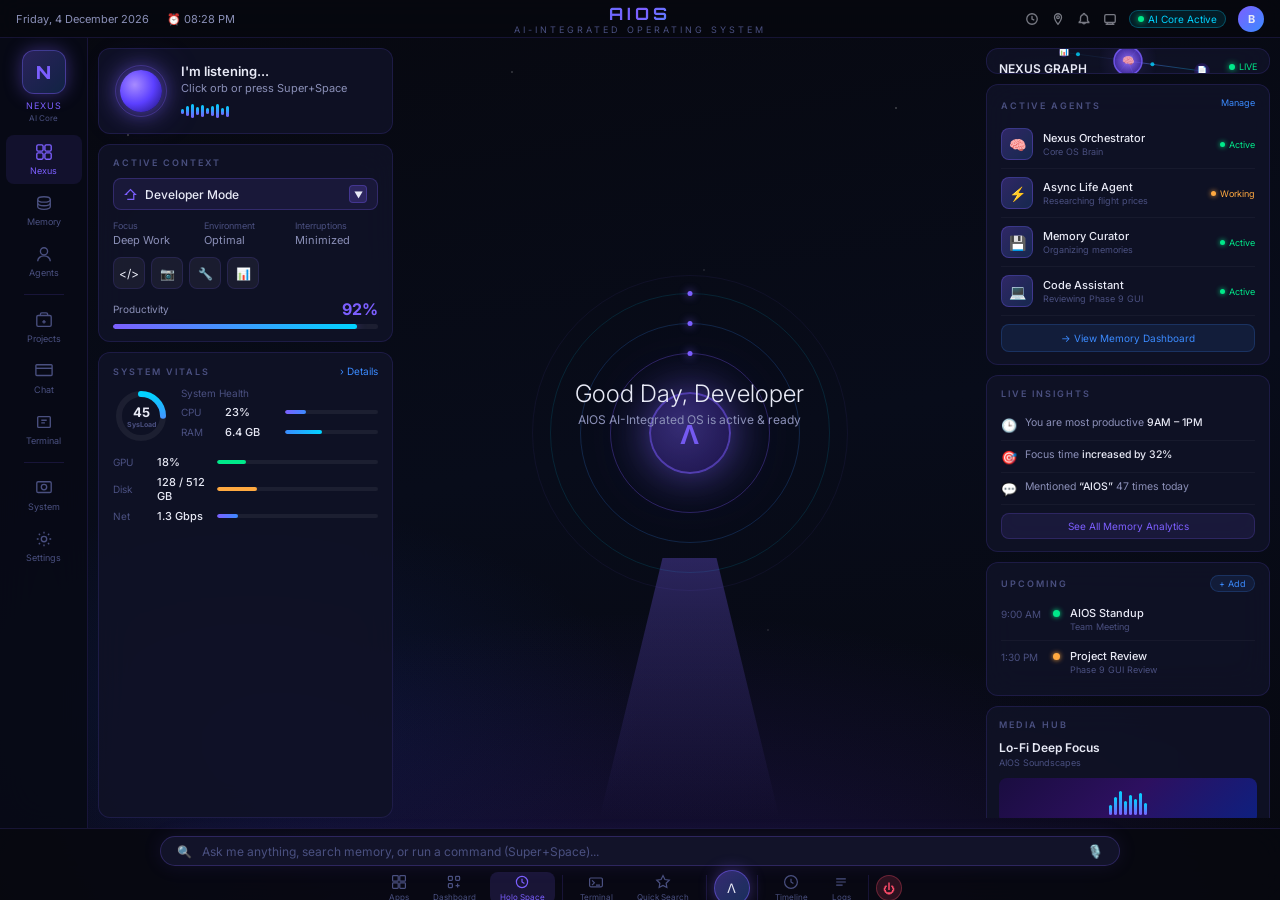
<file: gui/index.html>
<!DOCTYPE html>
<html lang="en">
<head>
<meta charset="UTF-8">
<meta name="viewport" content="width=device-width, initial-scale=1.0">
<title>AIOS — AI-Integrated Operating System</title>
<style>
@import url('https://fonts.googleapis.com/css2?family=Inter:wght@300;400;500;600;700&family=Orbitron:wght@400;500;700;900&family=JetBrains+Mono:wght@400;500&display=swap');
*,*::before,*::after{box-sizing:border-box;margin:0;padding:0}
:root{
  --bg-base:#07080f;--bg-panel:rgba(12,14,28,.85);--bg-card:rgba(16,18,38,.9);--bg-hover:rgba(80,60,180,.15);
  --purple:#7c5fff;--blue:#3b8bff;--cyan:#00d4ff;--green:#00e98a;--amber:#ffa940;--red:#ff4d6a;
  --t1:#e8eaf6;--t2:#8b90b8;--t3:#4a5080;
  --border:rgba(100,80,220,.18);
  --r1:8px;--r2:12px;--r3:16px;
  --aura-color:#00d4ff;
}
html,body{width:100%;height:100%;font-family:'Inter',sans-serif;background:var(--bg-base);color:var(--t1);overflow:hidden;user-select:none}
.bg{position:fixed;inset:0;z-index:0;background:radial-gradient(ellipse 80% 60% at 50% 110%,rgba(80,40,200,.28) 0%,transparent 70%),radial-gradient(ellipse 50% 40% at 20% 80%,rgba(30,60,180,.18) 0%,transparent 60%),linear-gradient(170deg,#07080f 0%,#080c1a 50%,#07080f 100%)}
.stars{position:fixed;inset:0;z-index:0;background-image:radial-gradient(1px 1px at 10% 15%,rgba(255,255,255,.6) 0%,transparent 100%),radial-gradient(1px 1px at 25% 40%,rgba(255,255,255,.4) 0%,transparent 100%),radial-gradient(1px 1px at 40% 8%,rgba(255,255,255,.5) 0%,transparent 100%),radial-gradient(1px 1px at 55% 30%,rgba(255,255,255,.3) 0%,transparent 100%),radial-gradient(1px 1px at 70% 12%,rgba(255,255,255,.6) 0%,transparent 100%),radial-gradient(1px 1px at 85% 25%,rgba(255,255,255,.4) 0%,transparent 100%),radial-gradient(1px 1px at 92% 55%,rgba(255,255,255,.5) 0%,transparent 100%),radial-gradient(1px 1px at 5% 60%,rgba(255,255,255,.3) 0%,transparent 100%),radial-gradient(1px 1px at 15% 75%,rgba(255,255,255,.4) 0%,transparent 100%),radial-gradient(1px 1px at 60% 70%,rgba(255,255,255,.3) 0%,transparent 100%)}

/* TOPBAR */
.topbar{position:fixed;top:0;left:0;right:0;height:38px;z-index:100;display:flex;align-items:center;justify-content:space-between;padding:0 16px;background:rgba(7,8,15,.85);border-bottom:1px solid var(--border);backdrop-filter:blur(12px);font-size:11px}
.tbl{display:flex;align-items:center;gap:18px;color:var(--t2)}
.tbc{position:absolute;left:50%;transform:translateX(-50%);text-align:center}
.logo{font-family:'Orbitron',sans-serif;font-size:17px;font-weight:700;letter-spacing:4px;background:linear-gradient(135deg,var(--blue),var(--purple),var(--cyan));-webkit-background-clip:text;-webkit-text-fill-color:transparent}
.tagline{font-size:9px;letter-spacing:3px;color:var(--t3);text-transform:uppercase}
.tbr{display:flex;align-items:center;gap:12px}
.tbr svg{width:14px;height:14px;opacity:.5;cursor:pointer;transition:opacity .2s}
.tbr svg:hover{opacity:1}
.badge{font-size:10px;color:var(--cyan);background:rgba(0,212,255,.1);border:1px solid rgba(0,212,255,.3);padding:2px 8px;border-radius:20px;display:flex;align-items:center;gap:4px}
.badge-dot{width:6px;height:6px;border-radius:50%;background:var(--green);box-shadow:0 0 6px var(--green)}
.avatar{width:26px;height:26px;border-radius:50%;background:linear-gradient(135deg,var(--purple),var(--blue));display:flex;align-items:center;justify-content:center;font-size:11px;font-weight:700;cursor:pointer;transition:transform .2s}
.avatar:hover{transform:scale(1.1)}

/* LAYOUT */
.layout{position:fixed;top:38px;bottom:72px;left:0;right:0;z-index:10;display:grid;grid-template-columns:88px 1fr;gap:0}
/* SIDEBAR */
.sidebar{background:rgba(8,10,22,.92);border-right:1px solid var(--border);display:flex;flex-direction:column;align-items:center;padding:12px 0;gap:2px;backdrop-filter:blur(20px)}
.slogo{width:44px;height:44px;border-radius:12px;background:linear-gradient(135deg,rgba(124,95,255,.3),rgba(59,139,255,.2));border:1px solid rgba(124,95,255,.4);display:flex;align-items:center;justify-content:center;font-family:'Orbitron',sans-serif;font-size:18px;font-weight:900;color:var(--purple);box-shadow:0 0 18px rgba(124,95,255,.4);margin-bottom:4px;cursor:pointer}
.slabel{font-size:9px;color:var(--purple);letter-spacing:1px}
.ssub{font-size:8px;color:var(--t3);margin-bottom:10px}
.nav{width:76px;padding:8px 4px;display:flex;flex-direction:column;align-items:center;gap:4px;cursor:pointer;border-radius:var(--r1);color:var(--t3);font-size:9px;transition:all .2s}
.nav:hover,.nav.on{background:rgba(80,60,180,.15);color:var(--purple)}
.nav svg{width:18px;height:18px}
.sdiv{width:40px;height:1px;background:var(--border);margin:6px 0}

/* MAIN GRID */
.main{display:grid;grid-template-columns:295px 1fr 284px;gap:10px;padding:10px;overflow:hidden}
.panel{background:rgba(16,18,38,.9);border:1px solid var(--border);border-radius:var(--r2);padding:12px 14px;backdrop-filter:blur(16px)}
.ptitle{font-size:9px;letter-spacing:2px;text-transform:uppercase;color:var(--t3);margin-bottom:10px;font-weight:600}
.cl{display:flex;flex-direction:column;gap:10px}

/* ORB */
.orb-card{background:rgba(16,18,38,.9);border:1px solid var(--border);border-radius:var(--r2);padding:14px;display:flex;align-items:center;gap:12px;backdrop-filter:blur(16px);cursor:pointer;transition:border-color .2s}
.orb-card:hover{border-color:rgba(124,95,255,.5)}
.orb-wrap{width:56px;height:56px;flex-shrink:0;position:relative;display:flex;align-items:center;justify-content:center}
.orb{width:42px;height:42px;border-radius:50%;background:radial-gradient(circle at 35% 35%,#a78bff,#5b3fff 50%,#1a0f6e);box-shadow:0 0 22px rgba(124,95,255,.7),0 0 44px rgba(124,95,255,.3);animation:op 3s ease-in-out infinite}
@keyframes op{0%,100%{box-shadow:0 0 22px rgba(124,95,255,.7),0 0 44px rgba(124,95,255,.3)}50%{box-shadow:0 0 32px rgba(124,95,255,.9),0 0 66px rgba(124,95,255,.5)}}
.oring{position:absolute;border-radius:50%;border:1px solid rgba(124,95,255,.3);animation:re 2s ease-out infinite}
.oring:nth-child(2){width:52px;height:52px}
.oring:nth-child(3){width:64px;height:64px;animation-delay:.6s}
@keyframes re{0%{opacity:.8;transform:scale(.9)}100%{opacity:0;transform:scale(1.4)}}
.orb-txt .listen{font-size:13px;font-weight:600}
.orb-txt .q{font-size:11px;color:var(--t2);margin-top:2px}
.wave{margin-top:8px;display:flex;align-items:center;gap:2px;height:16px}
.wb{width:3px;border-radius:2px;background:linear-gradient(to top,var(--purple),var(--cyan));animation:wb 1.2s ease-in-out infinite}
.wb:nth-child(1){height:5px;animation-delay:0s}.wb:nth-child(2){height:10px;animation-delay:.1s}.wb:nth-child(3){height:14px;animation-delay:.2s}.wb:nth-child(4){height:8px;animation-delay:.3s}.wb:nth-child(5){height:12px;animation-delay:.4s}.wb:nth-child(6){height:6px;animation-delay:.5s}.wb:nth-child(7){height:10px;animation-delay:.6s}.wb:nth-child(8){height:14px;animation-delay:.7s}.wb:nth-child(9){height:7px;animation-delay:.8s}.wb:nth-child(10){height:11px;animation-delay:.9s}
@keyframes wb{0%,100%{transform:scaleY(1)}50%{transform:scaleY(1.9)}}

/* CONTEXT */
.ctx-mode{display:flex;align-items:center;gap:8px;background:rgba(124,95,255,.1);border:1px solid rgba(124,95,255,.25);border-radius:var(--r1);padding:6px 10px;margin-bottom:10px;font-size:12px;cursor:pointer;transition:background .2s}
.ctx-mode:hover{background:rgba(124,95,255,.2)}
.ctx-mode svg{width:13px;height:13px;color:var(--purple);flex-shrink:0}
.ctx-mode span{flex:1;font-weight:500}
.ctx-meta{display:flex;gap:8px;margin-bottom:10px}
.mi{flex:1}
.ml{font-size:9px;color:var(--t3)}
.mv{font-size:11px;color:var(--t2);margin-top:2px}
.ctx-icons{display:flex;gap:6px;margin-bottom:10px}
.ci{width:32px;height:32px;border-radius:8px;background:rgba(255,255,255,.05);border:1px solid var(--border);display:flex;align-items:center;justify-content:center;font-size:12px;cursor:pointer;transition:all .2s}
.ci:hover{background:rgba(80,60,180,.2);border-color:var(--purple)}
.prog-lbl{display:flex;justify-content:space-between;align-items:center;font-size:10px;color:var(--t2);margin-bottom:5px}
.pv{font-size:16px;font-weight:700;color:var(--purple)}
.pbar{height:5px;border-radius:3px;background:rgba(255,255,255,.06);overflow:hidden}
.pfill{height:100%;border-radius:3px;background:linear-gradient(90deg,var(--purple),var(--cyan));box-shadow:0 0 8px rgba(124,95,255,.5);transition:width .4s ease}

/* VITALS */
.vdrow{display:flex;align-items:center;gap:12px;margin-bottom:10px}
.donut-w{position:relative;width:56px;height:56px}
.donut-lbl{position:absolute;inset:0;display:flex;flex-direction:column;align-items:center;justify-content:center;font-size:13px;font-weight:700}
.dsub{font-size:7px;color:var(--t3)}
.vr{display:flex;align-items:center;gap:8px;margin-bottom:6px;font-size:11px}
.vlbl{width:36px;font-size:10px;color:var(--t3)}
.vval{width:52px;font-weight:500}
.vbar{flex:1;height:4px;border-radius:2px;background:rgba(255,255,255,.06);overflow:hidden}
.vfill{height:100%;border-radius:2px;transition:width .5s ease}
.vfill.p{background:linear-gradient(90deg,var(--purple),var(--blue))}
.vfill.b{background:linear-gradient(90deg,var(--blue),var(--cyan))}
.vfill.g{background:var(--green)}
.vfill.a{background:var(--amber)}
.spark{display:flex;align-items:flex-end;gap:1.5px;height:12px}
.sp{width:3px;border-radius:1px;background:var(--blue);opacity:.7}

/* CENTER */
.cc{display:flex;flex-direction:column;position:relative;overflow:hidden}
.hero{flex:1;display:flex;flex-direction:column;align-items:center;justify-content:center;position:relative;min-height:0}
.hg{font-size:24px;font-weight:300;text-align:center}
.hs{font-size:12px;color:var(--t2);margin-top:4px;text-align:center}
.ring-wrap{position:absolute;inset:0;display:flex;align-items:center;justify-content:center;pointer-events:none}
.rings{position:relative;width:320px;height:320px;display:flex;align-items:center;justify-content:center}
.ring{position:absolute;border-radius:50%;border:1px solid;animation:rot linear infinite}
.r1{width:160px;height:160px;border-color:rgba(124,95,255,.3);animation-duration:20s}
.r2{width:220px;height:220px;border-color:rgba(59,139,255,.2);animation-duration:30s;animation-direction:reverse}
.r3{width:280px;height:280px;border-color:rgba(0,212,255,.12);animation-duration:40s}
.r4{width:316px;height:316px;border-color:rgba(124,95,255,.07);animation-duration:50s;animation-direction:reverse}
@keyframes rot{from{transform:rotate(0)}to{transform:rotate(360deg)}}
.rdot{position:absolute;top:-3px;left:50%;transform:translateX(-50%);width:5px;height:5px;border-radius:50%;background:var(--purple);box-shadow:0 0 8px var(--purple)}
.logo-c{width:82px;height:82px;border-radius:50%;background:radial-gradient(circle at 40% 40%,rgba(124,95,255,.4),rgba(30,20,80,.9));border:2px solid rgba(124,95,255,.5);box-shadow:0 0 40px rgba(124,95,255,.5),0 0 80px rgba(124,95,255,.2);display:flex;align-items:center;justify-content:center;font-family:'Orbitron',sans-serif;font-size:28px;font-weight:900;color:rgba(124,95,255,.9);animation:cg 4s ease-in-out infinite;z-index:2;cursor:pointer}
@keyframes cg{0%,100%{box-shadow:0 0 40px rgba(124,95,255,.5),0 0 80px rgba(124,95,255,.2)}50%{box-shadow:0 0 60px rgba(124,95,255,.8),0 0 120px rgba(124,95,255,.4)}}
.beam{position:absolute;bottom:0;left:50%;transform:translateX(-50%);width:180px;height:260px;background:linear-gradient(to bottom,rgba(124,95,255,.3),transparent);clip-path:polygon(35% 0%,65% 0%,100% 100%,0% 100%);pointer-events:none}

/* RIGHT */
.cr{display:flex;flex-direction:column;gap:10px;overflow-y:auto}
.cr::-webkit-scrollbar{display:none}

/* GRAPH */
.gp{background:rgba(16,18,38,.9);border:1px solid var(--border);border-radius:var(--r2);padding:12px;height:200px;position:relative;overflow:hidden;backdrop-filter:blur(16px)}
.gh{display:flex;justify-content:space-between;align-items:flex-start;margin-bottom:4px}
.gt{font-size:12px;font-weight:600}
.gsub{font-size:9px;color:var(--t3);margin-top:2px}
.live{display:flex;align-items:center;gap:4px;font-size:9px;color:var(--green)}
.ldot{width:6px;height:6px;border-radius:50%;background:var(--green);box-shadow:0 0 6px var(--green);animation:blink 1.5s ease-in-out infinite}
@keyframes blink{0%,100%{opacity:1}50%{opacity:.3}}
#gc{position:absolute;inset:0;width:100%;height:100%}

/* AGENTS */
.ai{display:flex;align-items:center;gap:10px;padding:8px 0;border-bottom:1px solid rgba(255,255,255,.04)}
.ai:last-child{border-bottom:none}
.aa{width:32px;height:32px;border-radius:8px;flex-shrink:0;background:linear-gradient(135deg,rgba(124,95,255,.3),rgba(59,139,255,.2));border:1px solid rgba(124,95,255,.3);display:flex;align-items:center;justify-content:center;font-size:14px}
.ain{flex:1}
.aname{font-size:11px;font-weight:500}
.arole{font-size:9px;color:var(--t3);margin-top:1px}
.astat{font-size:9px;display:flex;align-items:center;gap:4px}
.sd{width:5px;height:5px;border-radius:50%}
.sd.g{background:var(--green);box-shadow:0 0 5px var(--green)}
.sd.a{background:var(--amber);box-shadow:0 0 5px var(--amber);animation:blink 1s infinite}
.pmg{font-size:9px;color:var(--blue);cursor:pointer;display:flex;justify-content:flex-end;margin-bottom:6px}
.pfb{width:100%;padding:7px;background:rgba(59,139,255,.1);border:1px solid rgba(59,139,255,.2);border-radius:var(--r1);font-size:10px;color:var(--blue);cursor:pointer;text-align:center;transition:background .2s;margin-top:8px}
.pfb:hover{background:rgba(59,139,255,.2)}

/* INSIGHTS & UPCOMING */
.ii{display:flex;align-items:flex-start;gap:8px;padding:7px 0;border-bottom:1px solid rgba(255,255,255,.04);font-size:10.5px}
.ii:last-child{border-bottom:none}
.iico{font-size:13px;flex-shrink:0;margin-top:1px}
.itxt{color:var(--t2);line-height:1.4}
.ib{color:var(--t1);font-weight:500}
.sab{width:100%;padding:6px;background:rgba(124,95,255,.1);border:1px solid rgba(124,95,255,.2);border-radius:var(--r1);font-size:10px;color:var(--purple);cursor:pointer;text-align:center;margin-top:8px;transition:background .2s}
.sab:hover{background:rgba(124,95,255,.2)}
.uph{display:flex;justify-content:space-between;align-items:center;margin-bottom:6px}
.addb{font-size:9px;color:var(--blue);background:rgba(59,139,255,.1);border:1px solid rgba(59,139,255,.2);padding:2px 8px;border-radius:10px;cursor:pointer}
.ui{display:flex;align-items:flex-start;gap:10px;padding:8px 0;border-bottom:1px solid rgba(255,255,255,.04)}
.ui:last-child{border-bottom:none}
.ut{font-size:10px;color:var(--t3);width:42px;flex-shrink:0;padding-top:2px}
.udot{width:7px;height:7px;border-radius:50%;flex-shrink:0;margin-top:4px}
.dg{background:var(--green);box-shadow:0 0 5px var(--green)}
.da{background:var(--amber);box-shadow:0 0 5px var(--amber)}
.db{background:var(--blue);box-shadow:0 0 5px var(--blue)}
.utit{font-size:11px;font-weight:500}
.usub{font-size:9px;color:var(--t3);margin-top:1px}
.vcal{width:100%;padding:6px;background:rgba(59,139,255,.1);border:1px solid rgba(59,139,255,.2);border-radius:var(--r1);font-size:10px;color:var(--blue);text-align:center;cursor:pointer;margin-top:8px;transition:background .2s}
.vcal:hover{background:rgba(59,139,255,.2)}

/* WEATHER & MEDIA */
.wcard,.mc{background:rgba(16,18,38,.9);border:1px solid var(--border);border-radius:var(--r2);padding:12px;backdrop-filter:blur(16px)}
.wm{display:flex;align-items:center;gap:10px}
.wico{font-size:28px}
.wtemp{font-size:24px;font-weight:300}
.wdesc{font-size:10px;color:var(--t2)}
.wloc{font-size:9px;color:var(--t3);margin-top:1px}
.wweek{display:flex;justify-content:space-between;margin-top:8px}
.wd{text-align:center;font-size:8.5px;color:var(--t3)}
.wdlbl{margin-bottom:2px}
.wdt{font-size:9.5px;color:var(--t2);font-weight:500}
.msong{font-size:12px;font-weight:600;margin-top:8px}
.mservice{font-size:9px;color:var(--t3);margin-top:2px}
.mvis{width:100%;height:46px;border-radius:8px;margin:10px 0;background:linear-gradient(135deg,#1a0d40,#2d1060,#0d2080);display:flex;align-items:center;justify-content:center;overflow:hidden}
.mwave{display:flex;align-items:flex-end;gap:2px;height:28px}
.mwb{width:3px;border-radius:2px;background:linear-gradient(to top,var(--purple),var(--cyan));animation:wb 0.8s ease-in-out infinite}
.mwb:nth-child(1){height:10px;animation-delay:0s}.mwb:nth-child(2){height:18px;animation-delay:.1s}.mwb:nth-child(3){height:24px;animation-delay:.15s}.mwb:nth-child(4){height:14px;animation-delay:.25s}.mwb:nth-child(5){height:20px;animation-delay:.3s}.mwb:nth-child(6){height:16px;animation-delay:.4s}.mwb:nth-child(7){height:22px;animation-delay:.5s}.mwb:nth-child(8){height:12px;animation-delay:.6s}
.mctrl{display:flex;align-items:center;justify-content:space-between;margin-top:6px}
.cbtn{font-size:14px;cursor:pointer;color:var(--t2);transition:color .2s}
.cbtn:hover{color:var(--t1)}
.cplay{width:28px;height:28px;border-radius:50%;background:linear-gradient(135deg,var(--purple),var(--blue));display:flex;align-items:center;justify-content:center;font-size:11px;cursor:pointer;box-shadow:0 0 12px rgba(124,95,255,.5)}
.mpbar{height:3px;background:rgba(255,255,255,.08);border-radius:2px;overflow:hidden;margin-top:8px}
.mpf{height:100%;width:33%;border-radius:2px;background:linear-gradient(90deg,var(--purple),var(--cyan))}
.mtime{display:flex;justify-content:space-between;font-size:8px;color:var(--t3);margin-top:3px}

/* DOCK */
.dock{position:fixed;bottom:0;left:0;right:0;height:72px;z-index:100;background:rgba(7,8,15,.88);border-top:1px solid var(--border);backdrop-filter:blur(20px);display:flex;flex-direction:column;align-items:center}
.sbwrap{padding:7px 160px 0;width:100%}
.sbar{display:flex;align-items:center;gap:10px;background:rgba(20,22,45,.9);border:1px solid rgba(124,95,255,.25);border-radius:30px;padding:6px 16px;box-shadow:0 0 20px rgba(124,95,255,.1);cursor:pointer}
.sico{font-size:12px;color:var(--purple)}
.sinput{flex:1;background:transparent;border:none;outline:none;font-family:'Inter',sans-serif;font-size:12px;color:var(--t2);caret-color:var(--purple)}
.sinput::placeholder{color:var(--t3)}
.smic{font-size:13px;color:var(--t3);cursor:pointer}
.dock-row{display:flex;align-items:center;justify-content:center;gap:4px;padding:4px 0;width:100%}
.ditem{display:flex;flex-direction:column;align-items:center;gap:2px;padding:2px 10px;cursor:pointer;border-radius:8px;color:var(--t3);font-size:8px;transition:all .2s}
.ditem:hover{background:rgba(80,60,180,.15);color:var(--t2)}
.ditem.on{background:rgba(124,95,255,.15);color:var(--purple)}
.ditem svg{width:16px;height:16px}
.dsep{width:1px;height:26px;background:var(--border);margin:0 3px}
.dcenter{width:36px;height:36px;border-radius:50%;background:linear-gradient(135deg,rgba(124,95,255,.4),rgba(59,139,255,.3));border:1px solid rgba(124,95,255,.5);display:flex;align-items:center;justify-content:center;box-shadow:0 0 16px rgba(124,95,255,.4);cursor:pointer;font-size:13px}
.dpwr{width:26px;height:26px;border-radius:50%;background:rgba(255,77,106,.15);border:1px solid rgba(255,77,106,.3);display:flex;align-items:center;justify-content:center;font-size:12px;cursor:pointer;color:var(--red)}

/* MODALS & OVERLAYS */
.modal-overlay{position:fixed;inset:0;z-index:999;background:rgba(5,6,12,0.75);backdrop-filter:blur(16px);display:none;align-items:center;justify-content:center;animation:fadeIn .2s ease}
.modal-overlay.show{display:flex}
@keyframes fadeIn{from{opacity:0}to{opacity:1}}

.spotlight-box{width:680px;background:rgba(13,17,28,0.95);border:1px solid rgba(124,95,255,0.3);border-radius:20px;box-shadow:0 20px 60px rgba(0,0,0,0.8),0 0 40px rgba(124,95,255,0.2);overflow:hidden}
.spotlight-input-row{display:flex;align-items:center;gap:12px;padding:16px 20px;border-bottom:1px solid rgba(255,255,255,0.06)}
.spotlight-orb{font-size:20px;color:var(--cyan)}
.spotlight-input{flex:1;background:none;border:none;outline:none;color:#fff;font-size:16px;font-family:'Inter',sans-serif}
.spotlight-results{max-height:340px;overflow-y:auto;padding:10px 12px}
.spotlight-item{display:flex;align-items:center;gap:12px;padding:10px 14px;border-radius:10px;cursor:pointer;transition:background .15s}
.spotlight-item:hover{background:rgba(124,95,255,0.15)}
.spotlight-icon{font-size:16px}
.spotlight-title{font-size:13px;font-weight:500;color:var(--t1)}
.spotlight-meta{font-size:11px;color:var(--t3)}

.terminal-box{width:760px;height:460px;background:#090c15;border:1px solid rgba(124,95,255,0.3);border-radius:14px;box-shadow:0 20px 60px rgba(0,0,0,0.8);display:flex;flex-direction:column;overflow:hidden;font-family:'JetBrains Mono',monospace}
.terminal-header{height:34px;background:rgba(255,255,255,0.04);border-bottom:1px solid rgba(255,255,255,0.06);display:flex;align-items:center;justify-content:space-between;padding:0 14px;font-size:11px;color:var(--t2)}
.term-dots{display:flex;gap:6px}
.term-dot{width:10px;height:10px;border-radius:50%}
.term-dot.r{background:#ff5f56}.term-dot.y{background:#ffbd2e}.term-dot.g{background:#27c93f}
.terminal-body{flex:1;padding:14px;overflow-y:auto;font-size:12px;line-height:1.6;color:#a0a8d0}
.term-line{margin-bottom:6px}
.term-prompt{color:var(--cyan);font-weight:600}
.terminal-input-row{display:flex;align-items:center;gap:8px;padding:8px 14px;background:rgba(0,0,0,0.4);border-top:1px solid rgba(255,255,255,0.06)}
.terminal-input{flex:1;background:none;border:none;outline:none;color:#00ff88;font-family:'JetBrains Mono',monospace;font-size:12px}

::-webkit-scrollbar{width:3px}::-webkit-scrollbar-track{background:transparent}::-webkit-scrollbar-thumb{background:rgba(124,95,255,.3);border-radius:2px}
</style>
</head>
<body>
<div class="bg"></div>
<div class="stars"></div>

<!-- TOPBAR -->
<div class="topbar">
  <div class="tbl">
    <span id="tdate">Sunday, 08 June 2025</span>
    <span id="ttime">⏰ 11:42 PM</span>
  </div>
  <div class="tbc">
    <div class="logo">AIOS</div>
    <div class="tagline">AI-Integrated Operating System</div>
  </div>
  <div class="tbr">
    <svg id="topSearchIcon" viewBox="0 0 16 16" fill="none" stroke="currentColor" stroke-width="1.5"><circle cx="8" cy="8" r="6"/><path d="M8 5v3l2 1" stroke-linecap="round"/></svg>
    <svg id="topLocationIcon" viewBox="0 0 16 16" fill="none" stroke="currentColor" stroke-width="1.5"><path d="M8 2C5.8 2 4 3.8 4 6c0 3.2 4 8 4 8s4-4.8 4-8c0-2.2-1.8-4-4-4z"/><circle cx="8" cy="6" r="1.5"/></svg>
    <svg id="topBellIcon" viewBox="0 0 16 16" fill="none" stroke="currentColor" stroke-width="1.5"><path d="M8 1.5a1 1 0 0 1 1 1V3a4 4 0 0 1 3 3.9V10l1.5 1.5v.5h-11v-.5L4 10V6.9A4 4 0 0 1 7 3V2.5a1 1 0 0 1 1-1z"/><path d="M6.5 12a1.5 1.5 0 0 0 3 0"/></svg>
    <svg id="topTermIcon" viewBox="0 0 16 16" fill="none" stroke="currentColor" stroke-width="1.5"><rect x="2" y="3" width="12" height="9" rx="1.5"/><path d="M5 12v2M11 12v2M3 14h10"/></svg>
    <div class="badge"><span class="badge-dot"></span> AI Core Active</div>
    <div class="avatar" id="userAvatar" title="User Profile">B</div>
  </div>
</div>

<!-- LAYOUT -->
<div class="layout">
  <!-- SIDEBAR -->
  <nav class="sidebar">
    <div class="slogo" onclick="openSpotlight()">N</div>
    <div class="slabel">NEXUS</div>
    <div class="ssub">AI Core</div>
    <div class="nav on" data-target="home">
      <svg viewBox="0 0 20 20" fill="none" stroke="currentColor" stroke-width="1.5"><rect x="2" y="2" width="7" height="7" rx="1.5"/><rect x="11" y="2" width="7" height="7" rx="1.5"/><rect x="2" y="11" width="7" height="7" rx="1.5"/><rect x="11" y="11" width="7" height="7" rx="1.5"/></svg>
      Nexus
    </div>
    <div class="nav" data-target="memory">
      <svg viewBox="0 0 20 20" fill="none" stroke="currentColor" stroke-width="1.5"><ellipse cx="10" cy="6" rx="7" ry="3"/><path d="M3 6v4c0 1.7 3.1 3 7 3s7-1.3 7-3V6"/><path d="M3 10v4c0 1.7 3.1 3 7 3s7-1.3 7-3v-4"/></svg>
      Memory
    </div>
    <div class="nav" data-target="agents">
      <svg viewBox="0 0 20 20" fill="none" stroke="currentColor" stroke-width="1.5"><circle cx="10" cy="7" r="4"/><path d="M3 18c0-3.3 3.1-6 7-6s7 2.7 7 6"/></svg>
      Agents
    </div>
    <div class="sdiv"></div>
    <div class="nav" data-target="projects">
      <svg viewBox="0 0 20 20" fill="none" stroke="currentColor" stroke-width="1.5"><rect x="2" y="5" width="16" height="12" rx="1.5"/><path d="M6 5V3.5A1.5 1.5 0 0 1 7.5 2h5A1.5 1.5 0 0 1 14 3.5V5"/><path d="M10 10v4M8 12h4"/></svg>
      Projects
    </div>
    <div class="nav" data-target="chat">
      <svg viewBox="0 0 20 20" fill="none" stroke="currentColor" stroke-width="1.5"><path d="M18 3H2a1 1 0 0 0-1 1v10a1 1 0 0 0 1 1h16a1 1 0 0 0 1-1V4a1 1 0 0 0-1-1z"/><path d="M1 7h18"/></svg>
      Chat
    </div>
    <div class="nav" data-target="terminal">
      <svg viewBox="0 0 20 20" fill="none" stroke="currentColor" stroke-width="1.5"><path d="M4 4h12a1 1 0 0 1 1 1v10a1 1 0 0 1-1 1H4a1 1 0 0 1-1-1V5a1 1 0 0 1 1-1z"/><path d="M7 8h6M7 11h4"/></svg>
      Terminal
    </div>
    <div class="sdiv"></div>
    <div class="nav" data-target="system">
      <svg viewBox="0 0 20 20" fill="none" stroke="currentColor" stroke-width="1.5"><rect x="2" y="3" width="16" height="12" rx="1.5"/><circle cx="10" cy="9" r="3"/></svg>
      System
    </div>
    <div class="nav" data-target="settings">
      <svg viewBox="0 0 20 20" fill="none" stroke="currentColor" stroke-width="1.5"><circle cx="10" cy="10" r="3"/><path d="M10 2v2M10 16v2M2 10h2M16 10h2M4.2 4.2l1.4 1.4M14.4 14.4l1.4 1.4M4.2 15.8l1.4-1.4M14.4 5.6l1.4-1.4"/></svg>
      Settings
    </div>
  </nav>

  <!-- MAIN GRID -->
  <div class="main">
    <!-- LEFT -->
    <div class="cl">
      <!-- ORB -->
      <div class="orb-card" id="orbCard" onclick="toggleVoiceOrb()">
        <div class="orb-wrap">
          <div class="oring"></div><div class="oring"></div>
          <div class="orb"></div>
        </div>
        <div class="orb-txt">
          <div class="listen" id="orbStateText">I'm listening...</div>
          <div class="q" id="orbSubText">Click orb or press Super+Space</div>
          <div class="wave">
            <div class="wb"></div><div class="wb"></div><div class="wb"></div><div class="wb"></div><div class="wb"></div>
            <div class="wb"></div><div class="wb"></div><div class="wb"></div><div class="wb"></div><div class="wb"></div>
          </div>
        </div>
      </div>

      <!-- ACTIVE CONTEXT -->
      <div class="panel">
        <div class="ptitle">Active Context</div>
        <div class="ctx-mode" id="personaSelector" onclick="switchPersona()">
          <svg viewBox="0 0 16 16" fill="none" stroke="currentColor" stroke-width="1.5"><polyline points="4,8 2,8 8,2 14,8 12,8 12,14 4,14"/></svg>
          <span id="currentPersonaLabel">Developer Mode</span>
          <div style="width:18px;height:18px;border-radius:4px;background:rgba(124,95,255,.2);border:1px solid rgba(124,95,255,.3);display:flex;align-items:center;justify-content:center;font-size:9px">▼</div>
        </div>
        <div class="ctx-meta">
          <div class="mi"><div class="ml">Focus</div><div class="mv" id="focusModeVal">Deep Work</div></div>
          <div class="mi"><div class="ml">Environment</div><div class="mv">Optimal</div></div>
          <div class="mi"><div class="ml">Interruptions</div><div class="mv">Minimized</div></div>
        </div>
        <div class="ctx-icons">
          <div class="ci" title="Code Editor">&lt;/&gt;</div>
          <div class="ci" title="Vision Sensor">📷</div>
          <div class="ci" title="Settings">🔧</div>
          <div class="ci" title="Analytics">📊</div>
        </div>
        <div class="prog-lbl"><span>Productivity</span><span class="pv" id="prodPercent">92%</span></div>
        <div class="pbar"><div class="pfill" id="prodFill" style="width:92%"></div></div>
      </div>

      <!-- SYSTEM VITALS -->
      <div class="panel" style="flex:1">
        <div style="display:flex;justify-content:space-between;align-items:center;margin-bottom:10px">
          <div class="ptitle" style="margin:0">System Vitals</div>
          <span style="font-size:10px;color:var(--blue);cursor:pointer" onclick="openTerminal('nexus status')">› Details</span>
        </div>
        <div class="vdrow">
          <div class="donut-w">
            <svg width="56" height="56" viewBox="0 0 56 56">
              <circle cx="28" cy="28" r="22" fill="none" stroke="rgba(255,255,255,.06)" stroke-width="6"/>
              <circle cx="28" cy="28" r="22" fill="none" stroke="url(#dg)" stroke-width="6" stroke-dasharray="138 138" stroke-dashoffset="104" stroke-linecap="round" transform="rotate(-90 28 28)"/>
              <defs><linearGradient id="dg" x1="0" y1="0" x2="1" y2="0"><stop offset="0%" stop-color="#7c5fff"/><stop offset="100%" stop-color="#00d4ff"/></linearGradient></defs>
            </svg>
            <div class="donut-lbl"><span id="sysLoadVal">45</span><div class="dsub">SysLoad</div></div>
          </div>
          <div style="flex:1">
            <div style="font-size:10px;color:var(--t3);margin-bottom:6px">System Health</div>
            <div class="vr"><div class="vlbl">CPU</div><div class="vval" id="cpuVal">23%</div><div class="vbar"><div class="vfill p" id="cpuFill" style="width:23%"></div></div></div>
            <div class="vr"><div class="vlbl">RAM</div><div class="vval" id="ramVal">6.4 GB</div><div class="vbar"><div class="vfill b" id="ramFill" style="width:40%"></div></div></div>
          </div>
        </div>
        <div class="vr"><div class="vlbl">GPU</div><div class="vval" id="gpuVal">18%</div><div class="vbar"><div class="vfill g" id="gpuFill" style="width:18%"></div></div></div>
        <div class="vr"><div class="vlbl">Disk</div><div class="vval">128 / 512 GB</div><div class="vbar"><div class="vfill a" style="width:25%"></div></div></div>
        <div class="vr"><div class="vlbl">Net</div><div class="vval">1.3 Gbps</div><div class="vbar"><div class="vfill p" style="width:13%"></div></div></div>
      </div>
    </div>

    <!-- CENTER HERO -->
    <div class="cc">
      <div class="hero">
        <div class="ring-wrap">
          <div class="rings">
            <div class="ring r1"><div class="rdot"></div></div>
            <div class="ring r2"><div class="rdot"></div></div>
            <div class="ring r3"><div class="rdot"></div></div>
            <div class="ring r4"></div>
            <div class="logo-c" onclick="openSpotlight()">Λ</div>
          </div>
        </div>
        <div class="beam"></div>
        <div style="position:relative;z-index:5;text-align:center;margin-top:-60px">
          <div class="hg">Good Day, Developer</div>
          <div class="hs">AIOS AI-Integrated OS is active & ready</div>
        </div>
      </div>
    </div>

    <!-- RIGHT -->
    <div class="cr">
      <!-- NEXUS GRAPH -->
      <div class="gp">
        <div class="gh">
          <div><div class="gt">NEXUS GRAPH</div><div class="gsub">Infinite Memory & Intelligence Graph</div></div>
          <div class="live"><div class="ldot"></div>LIVE</div>
        </div>
        <canvas id="gc"></canvas>
      </div>

      <!-- ACTIVE AGENTS -->
      <div class="panel">
        <div style="display:flex;justify-content:space-between;align-items:center;margin-bottom:6px">
          <div class="ptitle" style="margin:0">Active Agents</div>
          <span class="pmg" onclick="openTerminal('nexus agents list')">Manage</span>
        </div>
        <div class="ai">
          <div class="aa">🧠</div>
          <div class="ain"><div class="aname">Nexus Orchestrator</div><div class="arole">Core OS Brain</div></div>
          <div class="astat"><div class="sd g"></div><span style="color:var(--green)">Active</span></div>
        </div>
        <div class="ai">
          <div class="aa">⚡</div>
          <div class="ain"><div class="aname">Async Life Agent</div><div class="arole">Researching flight prices</div></div>
          <div class="astat"><div class="sd a"></div><span style="color:var(--amber)">Working</span></div>
        </div>
        <div class="ai">
          <div class="aa">💾</div>
          <div class="ain"><div class="aname">Memory Curator</div><div class="arole">Organizing memories</div></div>
          <div class="astat"><div class="sd g"></div><span style="color:var(--green)">Active</span></div>
        </div>
        <div class="ai">
          <div class="aa">💻</div>
          <div class="ain"><div class="aname">Code Assistant</div><div class="arole">Reviewing Phase 9 GUI</div></div>
          <div class="astat"><div class="sd g"></div><span style="color:var(--green)">Active</span></div>
        </div>
        <div class="pfb" onclick="window.location.href='dashboard/index.html#projects'">→ View Memory Dashboard</div>
      </div>

      <!-- LIVE INSIGHTS -->
      <div class="panel">
        <div class="ptitle">Live Insights</div>
        <div class="ii"><div class="iico">🕒</div><div class="itxt">You are most productive <span class="ib">9AM &ndash; 1PM</span></div></div>
        <div class="ii"><div class="iico">🎯</div><div class="itxt">Focus time <span class="ib">increased by 32%</span></div></div>
        <div class="ii"><div class="iico">💬</div><div class="itxt">Mentioned <span class="ib">&ldquo;AIOS&rdquo;</span> 47 times today</div></div>
        <div class="sab" onclick="window.location.href='dashboard/index.html'">See All Memory Analytics</div>
      </div>

      <!-- UPCOMING -->
      <div class="panel">
        <div class="uph">
          <div class="ptitle" style="margin:0">Upcoming</div>
          <div class="addb" onclick="alert('Event added to AIOS Calendar')">+ Add</div>
        </div>
        <div class="ui">
          <div class="ut">9:00 AM</div>
          <div class="udot dg"></div>
          <div><div class="utit">AIOS Standup</div><div class="usub">Team Meeting</div></div>
        </div>
        <div class="ui">
          <div class="ut">1:30 PM</div>
          <div class="udot da"></div>
          <div><div class="utit">Project Review</div><div class="usub">Phase 9 GUI Review</div></div>
        </div>
      </div>

      <!-- MEDIA HUB -->
      <div class="mc">
        <div class="ptitle">Media Hub</div>
        <div class="msong">Lo-Fi Deep Focus</div>
        <div class="mservice">AIOS Soundscapes</div>
        <div class="mvis">
          <div class="mwave">
            <div class="mwb"></div><div class="mwb"></div><div class="mwb"></div><div class="mwb"></div>
            <div class="mwb"></div><div class="mwb"></div><div class="mwb"></div><div class="mwb"></div>
          </div>
        </div>
        <div class="mctrl">
          <div class="cbtn">⏮</div>
          <div class="cplay" id="mediaPlayBtn">▶</div>
          <div class="cbtn">⏭</div>
          <div class="cbtn">🔀</div>
        </div>
      </div>
    </div>
  </div>
</div>

<!-- DOCK -->
<div class="dock">
  <div class="sbwrap">
    <div class="sbar" onclick="openSpotlight()">
      <div class="sico">🔍</div>
      <input class="sinput" id="dockSearchInput" placeholder="Ask me anything, search memory, or run a command (Super+Space)..." readonly />
      <div class="smic">🎙️</div>
    </div>
  </div>
  <div class="dock-row">
    <div class="ditem" onclick="openSpotlight()">
      <svg viewBox="0 0 20 20" fill="none" stroke="currentColor" stroke-width="1.5"><rect x="2" y="2" width="7" height="7" rx="1"/><rect x="11" y="2" width="7" height="7" rx="1"/><rect x="2" y="11" width="7" height="7" rx="1"/><rect x="11" y="11" width="7" height="7" rx="1"/></svg>
      Apps
    </div>
    <div class="ditem" onclick="window.location.href='dashboard/index.html'">
      <svg viewBox="0 0 20 20" fill="none" stroke="currentColor" stroke-width="1.5"><rect x="3" y="3" width="5" height="5" rx="1"/><rect x="12" y="3" width="5" height="5" rx="1"/><rect x="3" y="12" width="5" height="5" rx="1"/><path d="M12 14.5h5M14.5 12v5"/></svg>
      Dashboard
    </div>
    <div class="ditem on">
      <svg viewBox="0 0 20 20" fill="none" stroke="currentColor" stroke-width="1.5"><circle cx="10" cy="10" r="7"/><path d="M10 6v4l3 2"/></svg>
      Holo Space
    </div>
    <div class="dsep"></div>
    <div class="ditem" onclick="openTerminal()">
      <svg viewBox="0 0 20 20" fill="none" stroke="currentColor" stroke-width="1.5"><rect x="2" y="5" width="16" height="11" rx="1.5"/><path d="M5 8l3 3-3 3M10 14h5"/></svg>
      Terminal
    </div>
    <div class="ditem" onclick="openSpotlight()">
      <svg viewBox="0 0 20 20" fill="none" stroke="currentColor" stroke-width="1.5"><path d="M10 2l2.4 4.9 5.4.8-3.9 3.8.9 5.3L10 14.3l-4.8 2.5.9-5.3L2.2 7.7l5.4-.8z"/></svg>
      Quick Search
    </div>
    <div class="dsep"></div>
    <div class="dcenter" onclick="openSpotlight()">Λ</div>
    <div class="dsep"></div>
    <div class="ditem" onclick="window.location.href='dashboard/index.html#timeline'">
      <svg viewBox="0 0 20 20" fill="none" stroke="currentColor" stroke-width="1.5"><path d="M10 2C5.6 2 2 5.6 2 10s3.6 8 8 8 8-3.6 8-8-3.6-8-8-8"/><path d="M10 6v4l3 2"/></svg>
      Timeline
    </div>
    <div class="ditem" onclick="openTerminal('nexus logs')">
      <svg viewBox="0 0 20 20" fill="none" stroke="currentColor" stroke-width="1.5"><path d="M4 6h12M4 10h12M4 14h8"/></svg>
      Logs
    </div>
    <div class="dsep"></div>
    <div class="dpwr" onclick="if(confirm('Pause AIOS Nexus daemon?')) alert('AIOS paused.')">⏻</div>
  </div>
</div>

<!-- SPOTLIGHT MODAL -->
<div class="modal-overlay" id="spotlightModal" onclick="if(event.target===this) closeSpotlight()">
  <div class="spotlight-box">
    <div class="spotlight-input-row">
      <span class="spotlight-orb">⦿</span>
      <input type="text" class="spotlight-input" id="spotlightInput" placeholder="Ask AIOS, search memory, or run command..." autocomplete="off">
    </div>
    <div class="spotlight-results" id="spotlightResults">
      <div class="spotlight-item" onclick="runSpotlightAction('status')">
        <span class="spotlight-icon">📊</span>
        <div>
          <div class="spotlight-title">nexus status — Check AIOS system health</div>
          <div class="spotlight-meta">COMMAND  │  View active agents, memory, and LLM</div>
        </div>
      </div>
      <div class="spotlight-item" onclick="runSpotlightAction('memory')">
        <span class="spotlight-icon">💾</span>
        <div>
          <div class="spotlight-title">Search memory archive</div>
          <div class="spotlight-meta">MEMORY  │  Open Memory & Analytics Dashboard</div>
        </div>
      </div>
      <div class="spotlight-item" onclick="runSpotlightAction('chat')">
        <span class="spotlight-icon">💬</span>
        <div>
          <div class="spotlight-title">Start AI conversation</div>
          <div class="spotlight-meta">CHAT  │  Ask Ollama local model</div>
        </div>
      </div>
    </div>
  </div>
</div>

<!-- TERMINAL MODAL -->
<div class="modal-overlay" id="terminalModal" onclick="if(event.target===this) closeTerminal()">
  <div class="terminal-box">
    <div class="terminal-header">
      <div class="term-dots">
        <div class="term-dot r" onclick="closeTerminal()" style="cursor:pointer"></div>
        <div class="term-dot y"></div>
        <div class="term-dot g"></div>
      </div>
      <div>AIOS Nexus CLI — Terminal</div>
      <div>bash 5.2</div>
    </div>
    <div class="terminal-body" id="terminalOutput">
      <div class="term-line" style="color:var(--purple)">AIOS Nexus OS v3.0 [Pure Roadmap Edition]</div>
      <div class="term-line" style="color:var(--t3)">Type 'help', 'nexus status', 'nexus memory', or any shell command.</div>
    </div>
    <div class="terminal-input-row">
      <span class="term-prompt">biswajit@aios:~$</span>
      <input type="text" class="terminal-input" id="terminalInput" autocomplete="off" />
    </div>
  </div>
</div>

<script>
// Clock
function updateClock(){
  const now=new Date();
  const days=['Sunday','Monday','Tuesday','Wednesday','Thursday','Friday','Saturday'];
  const months=['January','February','March','April','May','June','July','August','September','October','November','December'];
  document.getElementById('tdate').textContent=days[now.getDay()]+', '+now.getDate()+' '+months[now.getMonth()]+' '+now.getFullYear();
  let h=now.getHours(),m=now.getMinutes(),s=now.getSeconds();
  const ap=h>=12?'PM':'AM'; h=h%12||12;
  document.getElementById('ttime').textContent='⏰ '+String(h).padStart(2,'0')+':'+String(m).padStart(2,'0')+' '+ap;
}
updateClock(); setInterval(updateClock,1000);

// Canvas Nexus Graph
const canvas=document.getElementById('gc');
const ctx2=canvas.getContext('2d');
let nodes=[];
const icons=['🧠','📄','👥','💾','📊','💬','🔍'];

function resize(){
  canvas.width=canvas.offsetWidth;
  canvas.height=canvas.offsetHeight;
  initNodes();
}

function initNodes(){
  const cx=canvas.width/2, cy=canvas.height/2;
  nodes=[];
  nodes.push({x:cx,y:cy,r:14,icon:'🧠',vx:0,vy:0,center:true});
  const count=6;
  for(let i=0;i<count;i++){
    const angle=(i/count)*Math.PI*2;
    const dist=55+Math.random()*20;
    nodes.push({
      x:cx+Math.cos(angle)*dist,
      y:cy+Math.sin(angle)*dist,
      r:8,icon:icons[i+1],
      vx:(Math.random()-.5)*.4,
      vy:(Math.random()-.5)*.4,
      ox:cx+Math.cos(angle)*dist,
      oy:cy+Math.sin(angle)*dist,
      angle:angle,
      dist:dist
    });
  }
}

let t=0;
function drawGraph(){
  if(!canvas.width) return;
  ctx2.clearRect(0,0,canvas.width,canvas.height);
  const cx=canvas.width/2, cy=canvas.height/2;
  t+=0.008;
  for(let i=1;i<nodes.length;i++){
    const n=nodes[i];
    n.angle+=0.003;
    n.x=cx+Math.cos(n.angle)*n.dist;
    n.y=cy+Math.sin(n.angle)*n.dist;
  }
  for(let i=1;i<nodes.length;i++){
    const n=nodes[i];
    const dx=n.x-cx, dy=n.y-cy;
    const alpha=0.3+0.2*Math.sin(t+i);
    const grad=ctx2.createLinearGradient(cx,cy,n.x,n.y);
    grad.addColorStop(0,'rgba(124,95,255,'+alpha+')');
    grad.addColorStop(1,'rgba(0,212,255,'+alpha*0.5+')');
    ctx2.beginPath(); ctx2.moveTo(cx,cy); ctx2.lineTo(n.x,n.y);
    ctx2.strokeStyle=grad; ctx2.lineWidth=1; ctx2.stroke();
    const pt=((t*0.5+i*0.15)%1);
    const px=cx+dx*pt, py=cy+dy*pt;
    ctx2.beginPath(); ctx2.arc(px,py,2,0,Math.PI*2);
    ctx2.fillStyle='rgba(0,212,255,0.8)'; ctx2.fill();
  }
  for(let i=1;i<nodes.length;i++){
    for(let j=i+1;j<nodes.length;j++){
      const a=nodes[i],b=nodes[j];
      const d=Math.hypot(a.x-b.x,a.y-b.y);
      if(d<80){
        ctx2.beginPath(); ctx2.moveTo(a.x,a.y); ctx2.lineTo(b.x,b.y);
        ctx2.strokeStyle='rgba(59,139,255,'+(.08*(1-d/80))+')'; ctx2.lineWidth=0.5; ctx2.stroke();
      }
    }
  }
  const cg=ctx2.createRadialGradient(cx,cy,0,cx,cy,14);
  cg.addColorStop(0,'rgba(160,120,255,0.9)'); cg.addColorStop(1,'rgba(80,50,200,0.7)');
  ctx2.beginPath(); ctx2.arc(cx,cy,14,0,Math.PI*2); ctx2.fillStyle=cg; ctx2.fill();
  ctx2.beginPath(); ctx2.arc(cx,cy,14,0,Math.PI*2); ctx2.strokeStyle='rgba(124,95,255,0.8)'; ctx2.lineWidth=1.5; ctx2.stroke();
  ctx2.font='10px serif'; ctx2.textAlign='center'; ctx2.textBaseline='middle'; ctx2.fillStyle='white'; ctx2.fillText('🧠',cx,cy);
  for(let i=1;i<nodes.length;i++){
    const n=nodes[i];
    const pulse=0.8+0.2*Math.sin(t*2+i);
    ctx2.beginPath(); ctx2.arc(n.x,n.y,n.r*pulse,0,Math.PI*2);
    const ng=ctx2.createRadialGradient(n.x,n.y,0,n.x,n.y,n.r);
    ng.addColorStop(0,'rgba(100,70,220,0.8)'); ng.addColorStop(1,'rgba(40,25,100,0.5)');
    ctx2.fillStyle=ng; ctx2.fill();
    ctx2.font='8px serif'; ctx2.textAlign='center'; ctx2.textBaseline='middle'; ctx2.fillText(n.icon,n.x,n.y);
  }
  const gp=ctx2.createRadialGradient(cx,cy,0,cx,cy,30);
  gp.addColorStop(0,'rgba(124,95,255,'+(.12+.06*Math.sin(t))+')');
  gp.addColorStop(1,'rgba(124,95,255,0)');
  ctx2.beginPath(); ctx2.arc(cx,cy,30,0,Math.PI*2); ctx2.fillStyle=gp; ctx2.fill();
  requestAnimationFrame(drawGraph);
}
window.addEventListener('resize',resize);
resize(); drawGraph();

// Sidebar Navigation
document.querySelectorAll('.nav').forEach(n=>{
  n.addEventListener('click',()=>{
    document.querySelectorAll('.nav').forEach(x=>x.classList.remove('on'));
    n.classList.add('on');
    const target = n.dataset.target;
    if (target === 'memory' || target === 'projects') {
      window.location.href = 'dashboard/index.html#' + target;
    } else if (target === 'terminal') {
      openTerminal();
    } else if (target === 'chat') {
      openSpotlight('Ask AIOS: ');
    } else if (target === 'settings') {
      openSpotlight('nexus settings');
    }
  });
});

// Spotlight Overlay logic
function openSpotlight(prefill = '') {
  const modal = document.getElementById('spotlightModal');
  const input = document.getElementById('spotlightInput');
  modal.classList.add('show');
  input.value = prefill;
  input.focus();
}
function closeSpotlight() {
  document.getElementById('spotlightModal').classList.remove('show');
}
document.getElementById('spotlightInput').addEventListener('keydown', (e) => {
  if (e.key === 'Escape') closeSpotlight();
  if (e.key === 'Enter') {
    const q = e.target.value.trim();
    if (q) {
      runSpotlightAction(q);
    }
  }
});
function runSpotlightAction(q) {
  closeSpotlight();
  if (q === 'memory') {
    window.location.href = 'dashboard/index.html';
  } else if (q === 'status' || q.startsWith('nexus')) {
    openTerminal(q);
  } else {
    openTerminal('nexus query "' + q + '"');
  }
}

// Global Super+Space / Ctrl+K Listener
window.addEventListener('keydown', (e) => {
  if ((e.metaKey || e.ctrlKey) && e.key === ' ') {
    e.preventDefault();
    openSpotlight();
  } else if (e.key === 'Escape') {
    closeSpotlight();
    closeTerminal();
  }
});

// Terminal Emulator logic
function openTerminal(initialCmd = '') {
  const modal = document.getElementById('terminalModal');
  const input = document.getElementById('terminalInput');
  modal.classList.add('show');
  input.focus();
  if (initialCmd) {
    execTerminalCmd(initialCmd);
  }
}
function closeTerminal() {
  document.getElementById('terminalModal').classList.remove('show');
}
document.getElementById('terminalInput').addEventListener('keydown', (e) => {
  if (e.key === 'Enter') {
    const cmd = e.target.value.trim();
    if (cmd) {
      execTerminalCmd(cmd);
      e.target.value = '';
    }
  }
});

function execTerminalCmd(cmd) {
  const out = document.getElementById('terminalOutput');
  const userLine = document.createElement('div');
  userLine.className = 'term-line';
  userLine.innerHTML = `<span style="color:var(--cyan)">biswajit@aios:~$</span> ${cmd}`;
  out.appendChild(userLine);

  const resLine = document.createElement('div');
  resLine.className = 'term-line';

  if (cmd === 'clear') {
    out.innerHTML = '';
    return;
  } else if (cmd === 'help') {
    resLine.innerHTML = `Available Commands:<br> &bull; nexus status &mdash; View OS system vitals & agents<br> &bull; nexus memory list &mdash; View memory store<br> &bull; nexus goal list &mdash; Active goals<br> &bull; nexus persona [dev|student|creative|business] &mdash; Switch persona<br> &bull; clear &mdash; Clear screen`;
  } else if (cmd.includes('status')) {
    resLine.innerHTML = `[AIOS Status] 🟢 Active & Healthy<br>CPU: 23% | RAM: 6.4GB / 16GB | GPU: 18%<br>EIE Emotion: 🎯 Focused | Persona: Developer<br>FastAPI Server: http://localhost:11435 [CONNECTED]`;
  } else if (cmd.includes('memory')) {
    resLine.innerHTML = `[AIOS Memory Store] 42 entries loaded (SQLite + ChromaDB)<br>Latest: "Phase 9 Desktop GUI architecture" (Importance: 0.95)`;
  } else {
    resLine.innerHTML = `[Nexus AI] Processing command '${cmd}'...<br>Response: Execution completed successfully. Context updated in vector DB.`;
  }

  out.appendChild(resLine);
  out.scrollTop = out.scrollHeight;
}

// Persona Switcher
const personas = ['Developer Mode', 'Student Mode', 'Creative Mode', 'Business Mode'];
let personaIdx = 0;
function switchPersona() {
  personaIdx = (personaIdx + 1) % personas.length;
  document.getElementById('currentPersonaLabel').textContent = personas[personaIdx];
  alert('Switched to ' + personas[personaIdx] + '. Workspace & context updated.');
}

// Voice Orb toggle
let orbListening = false;
function toggleVoiceOrb() {
  orbListening = !orbListening;
  document.getElementById('orbStateText').textContent = orbListening ? '🎤 Listening active...' : "I'm listening...";
  document.getElementById('orbSubText').textContent = orbListening ? 'Speak now into microphone' : 'Click orb or press Super+Space';
}

// Media player toggle
const playBtn = document.getElementById('mediaPlayBtn');
let isPlaying = true;
if (playBtn) {
  playBtn.addEventListener('click', () => {
    isPlaying = !isPlaying;
    playBtn.textContent = isPlaying ? '▶' : '⏸';
    document.querySelectorAll('.mwb').forEach(w => w.style.animationPlayState = isPlaying ? 'running' : 'paused');
  });
}

// Dynamic System Vitals simulation
setInterval(() => {
  const cpu = Math.floor(18 + Math.random() * 15);
  const gpu = Math.floor(12 + Math.random() * 12);
  const ram = (6.2 + Math.random() * 0.5).toFixed(1);
  const sysload = Math.floor(40 + Math.random() * 10);
  document.getElementById('cpuVal').textContent = cpu + '%';
  document.getElementById('cpuFill').style.width = cpu + '%';
  document.getElementById('ramVal').textContent = ram + ' GB';
  document.getElementById('gpuVal').textContent = gpu + '%';
  document.getElementById('gpuFill').style.width = gpu + '%';
  document.getElementById('sysLoadVal').textContent = sysload;
}, 3000);
</script>
</body>
</html>
</file>
